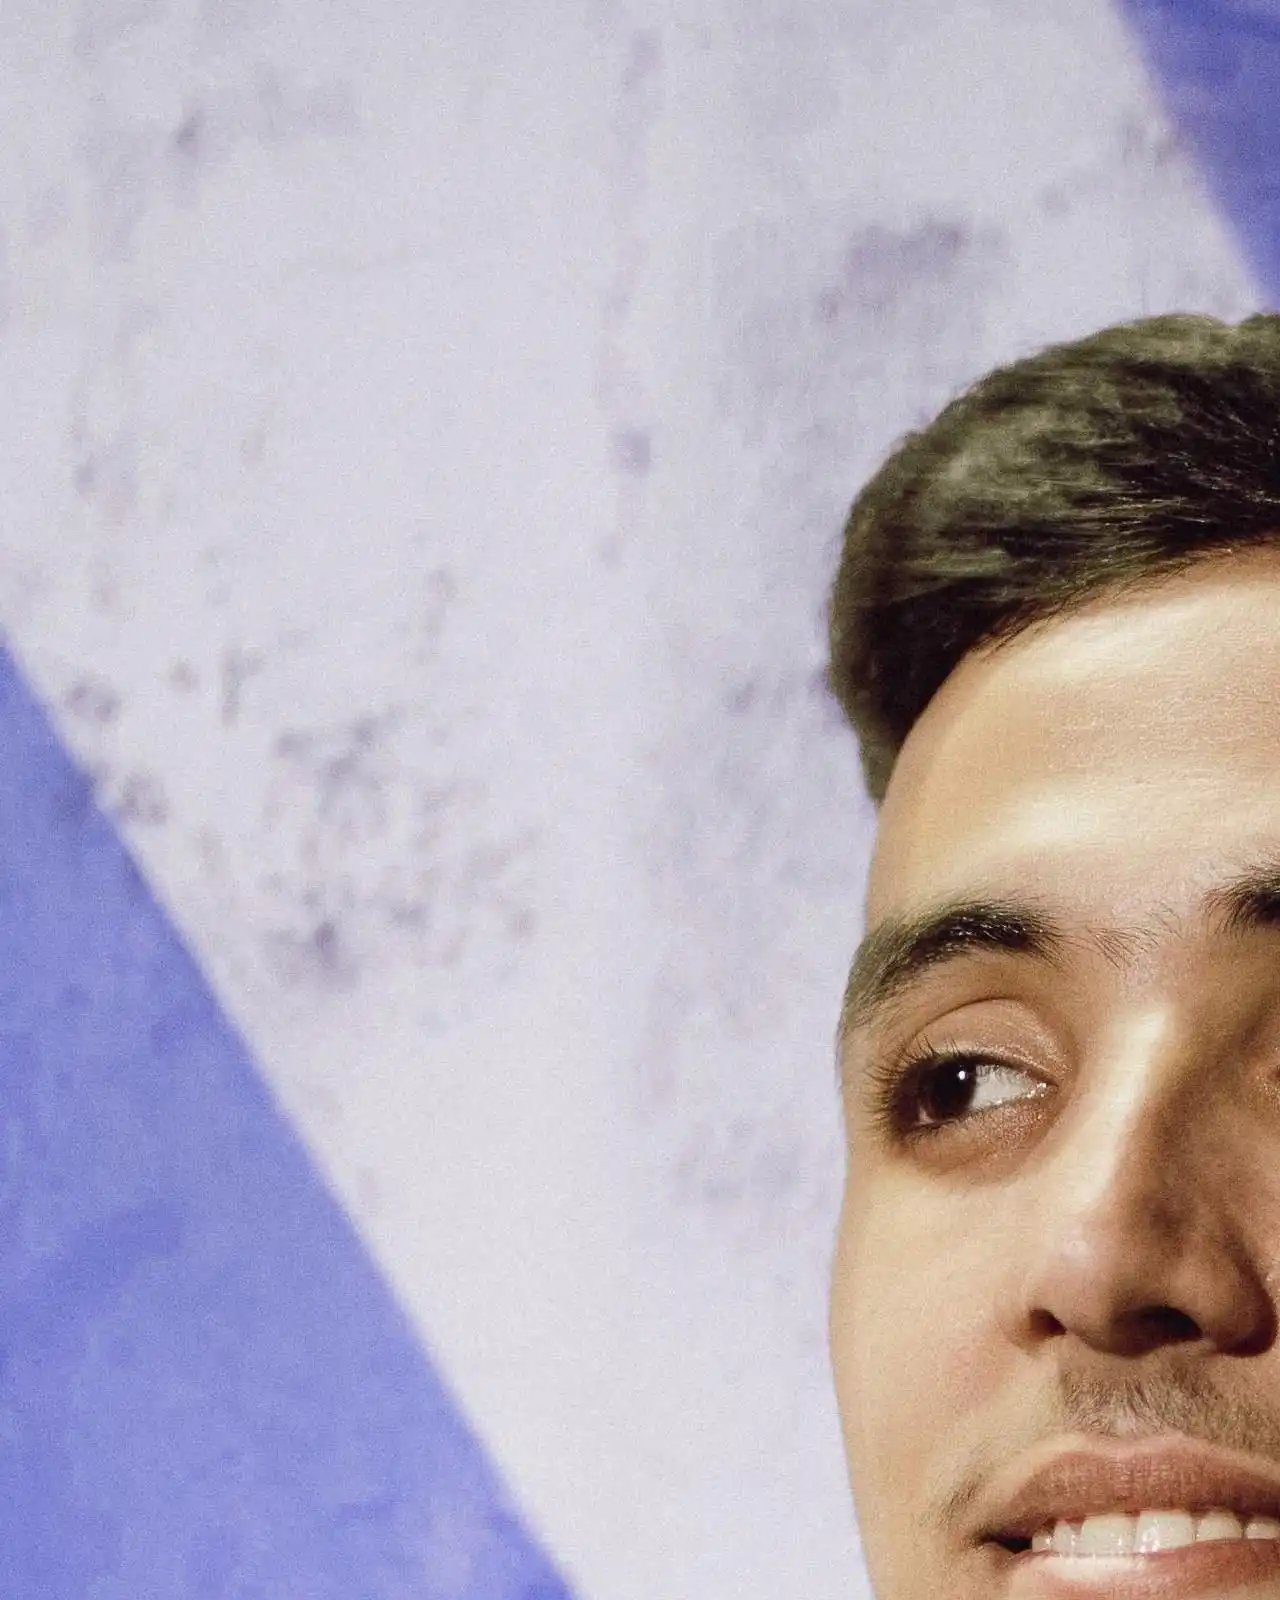
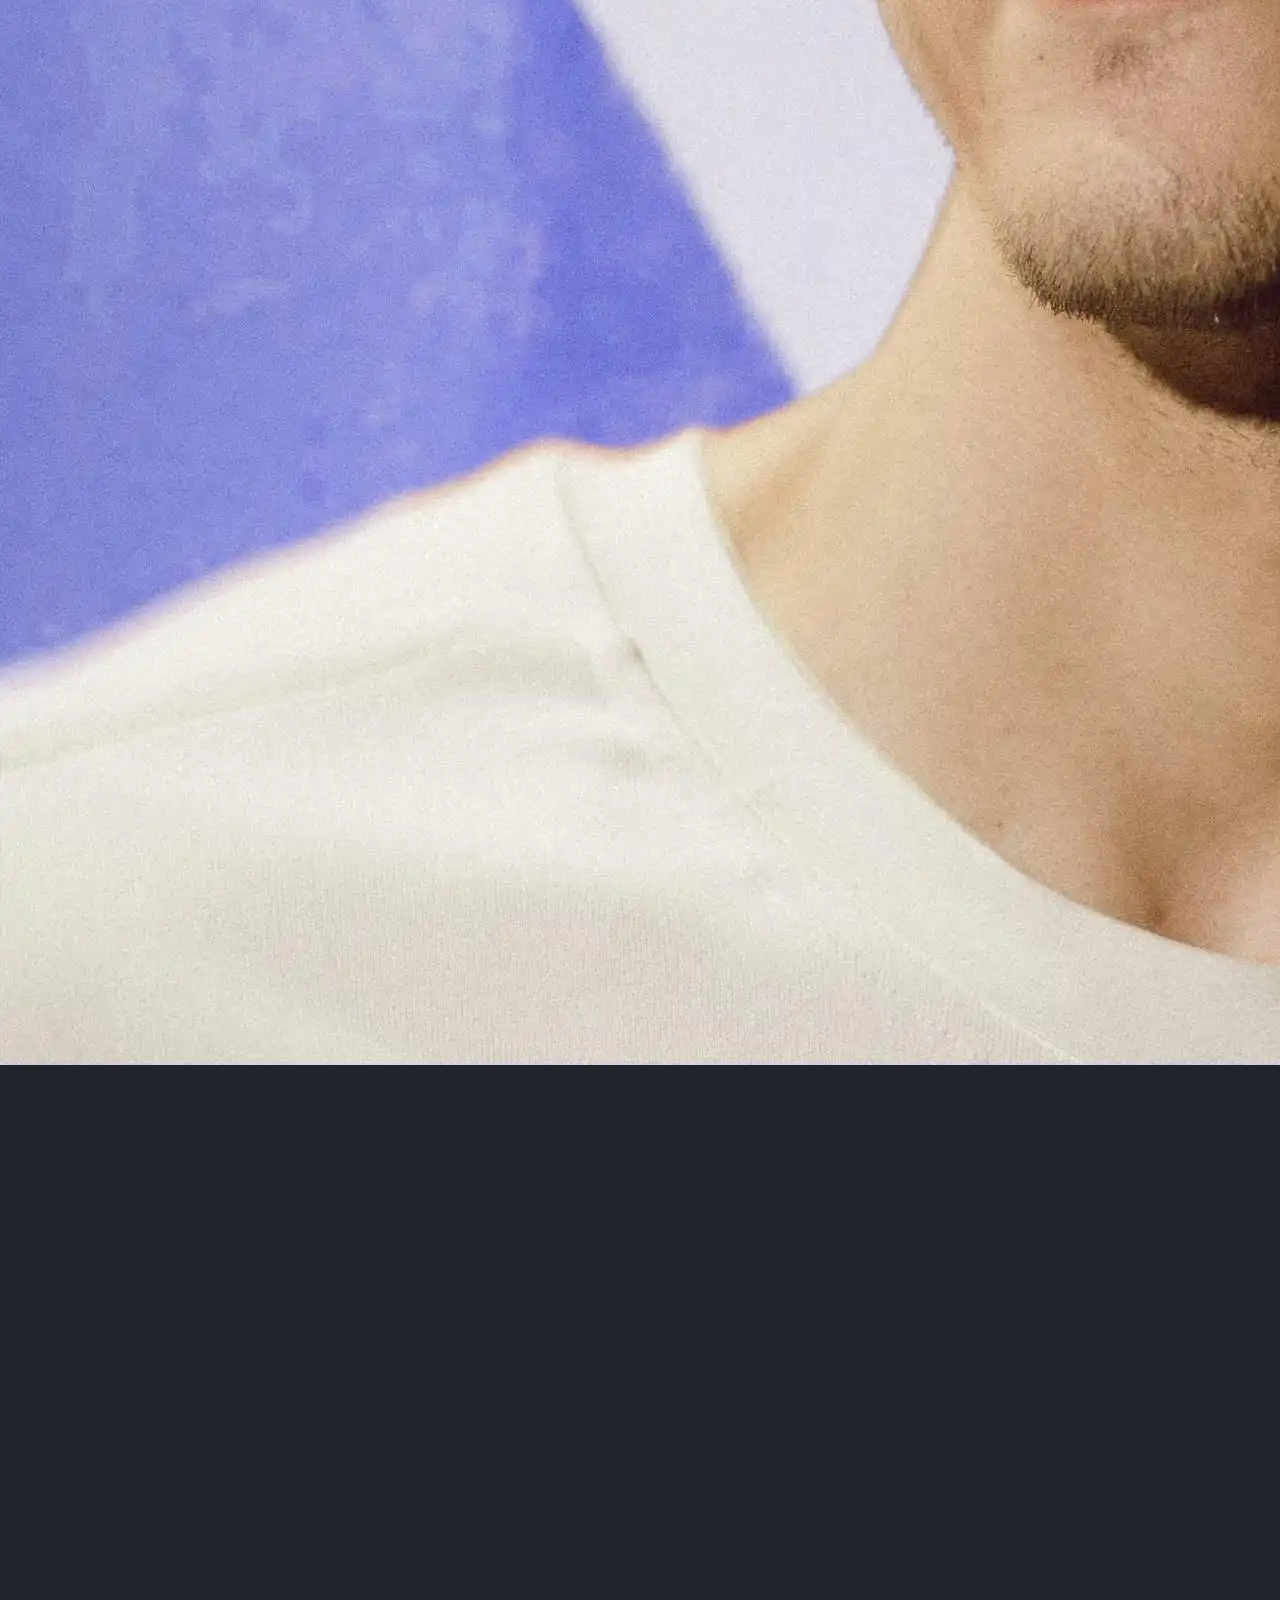
<file: index.html>
<!DOCTYPE html>
<html lang="ar" dir="rtl">
<head>
    <meta charset="UTF-8">
    <meta name="viewport" content="width=device-width, initial-scale=1.0">
    <title>أداة توليد الأفكار — OTM System</title>

    <link rel="preconnect" href="https://fonts.googleapis.com">
    <link rel="preconnect" href="https://fonts.gstatic.com" crossorigin>
    <link href="https://fonts.googleapis.com/css2?family=Cairo:wght@400;500;700;800;900&display=swap" rel="stylesheet">

    <link rel="stylesheet" href="style.css">
    <link rel="icon" type="image/png" href="main-logo.png">
</head>
<body>

    <!-- Ambient Glowing Background Accents -->
    <div class="bg-glow-left"></div>
    <div class="bg-glow-right"></div>

    <!-- Floating Top Menu Header -->
    <header class="top-nav-header">
        <div class="top-nav-pill">
          
 <!-- Profile / Brand -->
            <a href="https://blog.bariabder.com/" class="nav-brand-profile">
              <img src="bariabder.jpg" alt="bariabder" class="profile-avatar">
                <span class="profile-name">Bari Abder</span>
                
            </a>
          
            <!-- Center Badge (Non-clickable) -->
            <div class="nav-center-badge">
                <svg width="14" height="14" viewBox="0 0 24 24" fill="none" stroke="currentColor" stroke-width="2.5" stroke-linecap="round" stroke-linejoin="round"><path d="M22 11.08V12a10 10 0 1 1-5.93-9.14"/><polyline points="22 4 12 14.01 9 11.01"/></svg>
                <span>100% مجاني</span>
            </div>

          
            <!-- Light/Dark Theme Switch -->
            <button id="theme-toggle" class="theme-toggle-btn" aria-label="Toggle Theme">
                <svg class="icon-sun" width="16" height="16" viewBox="0 0 24 24" fill="none" stroke="currentColor" stroke-width="2" stroke-linecap="round" stroke-linejoin="round"><circle cx="12" cy="12" r="5"/><line x1="12" y1="1" x2="12" y2="3"/><line x1="12" y1="21" x2="12" y2="23"/><line x1="4.22" y1="4.22" x2="5.64" y2="5.64"/><line x1="18.36" y1="18.36" x2="19.78" y2="19.78"/><line x1="1" y1="12" x2="3" y2="12"/><line x1="21" y1="12" x2="23" y2="12"/><line x1="4.22" y1="19.78" x2="5.64" y2="18.36"/><line x1="18.36" y1="5.64" x2="19.78" y2="4.22"/></svg>
                <svg class="icon-moon" width="16" height="16" viewBox="0 0 24 24" fill="none" stroke="currentColor" stroke-width="2" stroke-linecap="round" stroke-linejoin="round"><path d="M21 12.79A9 9 0 1 1 11.21 3 7 7 0 0 0 21 12.79z"/></svg>
            </button>
          
           
        </div>
    </header>

    <div id="notification" class="notification"></div>

    <div id="welcome-modal" class="modal-overlay">
        <div class="modal-card">
            <div class="modal-header-block">
                <span class="modal-meta">ⓘ قبل البدء</span>
                <h2>ملاحظة سريعة حول كيفية الاستخدام</h2>
            </div>
            <div class="modal-body-block">
                <p>هذه الأداة تقدم اقتراحات فقط. معرفتك وخبرتك الشخصية ستساعدك على الحصول على أفضل النتائج.</p>
                <p style="font-weight: 600; color: var(--accent);">💡 يرجى الكتابة باللغة العربية دائماً.</p>

                <button id="close-modal-btn"> فلنبدأ ←</button>

                <p class="modal-footer-note" style="font-size: 0.75rem; color: #a1a1aa; margin-top: 12px; text-align: center; line-height: 1.4;">
                    باستمرارك في استخدام هذا المنتج، فإنك توافق على <a href="/Terms-of-Service" style="color: inherit; text-decoration: underline;">شروط الخدمة</a> و <a href="/privacy" style="color: inherit; text-decoration: underline;">سياسة الخصوصية</a> الخاصة بنا.
                </p>
            </div>
        </div>
    </div>

    <div class="container">
        <div id="wizard-flow">
            <header class="main-header">
                <div class="title-wrapper">
                    <h1>ما عندكش فكرة ديال محتوى؟<br>خذ خطة فيديو جاهزة للتصوير</h1>
                    <svg class="sparkle-icon" width="28" height="28" viewBox="0 0 24 24" fill="none" stroke="#8B80F0" stroke-width="2.5" stroke-linecap="round" stroke-linejoin="round">
                        <path d="M12 3v3M12 18v3M3 12h3M18 12h3M5.6 5.6l2.1 2.1M16.3 16.3l2.1 2.1M5.6 18.4l2.1-2.1M16.3 7.7l2.1-2.1"/>
                    </svg>
                </div>
                <p class="main-subtitle">أجب عن أربعة أسئلة و احصل على فكرة لفيديو, كل خطوة مع hook قوي و نص كامل يمكنك البدء في تصويره اليوم.</p>
            </header>

            <div class="wizard-card-container">
                <div class="progress-nav">
                    <span id="step-counter">الخطوة <span class="num">1</span> من 4</span>
                    <button id="prev-btn" class="nav-link" style="display: none;">← السابق</button>
                </div>
                <div class="progress-bar">
                    <div class="progress-segment active"></div>
                    <div class="progress-segment"></div>
                    <div class="progress-segment"></div>
                    <div class="progress-segment"></div>
                </div>

                <section class="step-section active" id="step-1">
                    <h2>🎯 من هو الجمهور المستهدف لهذا المحتوى؟</h2>
                    <p class="section-desc">تحدث إلى شخص واحد، وليس إلى حشد من الناس. كلما كنت أكثر تحديداً، كانت النتائج أفضل.</p>
                    <div class="input-wrapper">
                        <input type="text" id="audience" placeholder="مثال: رواد الأعمال">
                    </div>
                    <div class="meta-tip">⚡ نصيحة · اضغط على أي مثال لملئه تلقائياً</div>
                    <div class="examples-container">
                        <span class="example-tag">🤖 المهتمون بالذكاء الاصطناعي</span>
                        <span class="example-tag">💪 المهتمون باللياقة</span>
                        <span class="example-tag">🎓 الطلاب</span>
                        <span class="example-tag">✈️ المسافرون</span>
                        <span class="example-tag">📷 محبو التصوير</span>
                        <span class="example-tag">🏡 الباحثون عن منزل</span>
                    </div>
                </section>

                <section class="step-section" id="step-2">
                    <h2>ما هو الهدف من هذا الفيديو؟</h2>
                    <p class="section-desc">الأهداف المختلفة تتطلب أساليب مختلفة للفيديوهات.</p>
                    <div class="options-grid">
                        <div class="card-option" data-value="CONTENT ATTRACT">
                            <h3>جذب</h3>
                            <p>جذب مشاهدين جدد</p>
                        </div>
                        <div class="card-option" data-value="CONTENT POSITIONING">
                            <h3>إثبات مكانة</h3>
                            <p>إظهار الخبرة والسلطة في مجالك</p>
                        </div>
                        <div class="card-option" data-value="CONTENT NURTURE">
                            <h3>توجيه وتثقيف</h3>
                            <p>تعميق العلاقة مع الجمهور الحالي</p>
                        </div>
                        <div class="card-option" data-value="CONTENT CONVERSION">
                            <h3>تحويل</h3>
                            <p>دفع المشاهد للمتابعة، الحفظ، أو الشراء</p>
                        </div>
                    </div>
                </section>

                <section class="step-section" id="step-3">
                    <h2>اختر تنسيق المحتوى</h2>
                    <p class="section-desc">كيف تريد تقديم هذه الرسالة؟</p>
                    <div class="options-grid">
                        <div class="card-option" data-value="Tips & advice and mistakes">
                            <h3>نصائح وإرشادات</h3>
                            <p>مشاركة أطر العمل والدروس مستفادة والأخطاء</p>
                        </div>
                        <div class="card-option" data-value="Personal Story">
                            <h3>قصة شخصية</h3>
                            <p>بناء الثقة من خلال مشاركة التجارب الواقعية</p>
                        </div>
                        <div class="card-option" data-value="Hot take , A contrarian or unpopular opinion">
                            <h3>رأي مثير للجدل</h3>
                            <p>التميز برأي فريد أو غير شائع</p>
                        </div>
                        <div class="card-option" data-value="Behind the scenes . Process, real life, day-in-the-life">
                            <h3>خلف الكواليس</h3>
                            <p>إظهار كيفية سير العمل والحياة اليومية</p>
                        </div>
                    </div>
                </section>

                <section class="step-section" id="step-4">
                    <h2>ما هي الرسالة الأساسية؟</h2>
                    <p class="section-desc">قدم الفكرة الرئيسية أو القيمة التي تريد مشاركتها.</p>
                    <div class="input-wrapper">
                        <textarea id="message" placeholder="ما هي الرسالة أو الفكرة الرئيسية؟"></textarea>
                    </div>
                </section>

                <div class="action-footer">
                    <button id="next-btn" class="disabled">متابعة ←</button>
                    <button id="generate" style="display: none;">توليد النص</button>
                </div>
            </div>
        </div>

        <div id="result" style="display: none;"></div>
    </div>

    <footer>
        <div class="footer-pill">
            <a href="https://www.bariabder.com/" aria-label="Home">
                <img src="main-logo.svg" style="width:28px;" alt="Logo">
            </a>
            <nav class="footer-pill-links">
                <a href="/privacy">سياسة الخصوصية</a>
                <a href="/Terms-of-Service">شروط الخدمة</a>
            </nav>
        </div>
    </footer>

    <script src="script.js"></script>
</body>
</html>
</file>
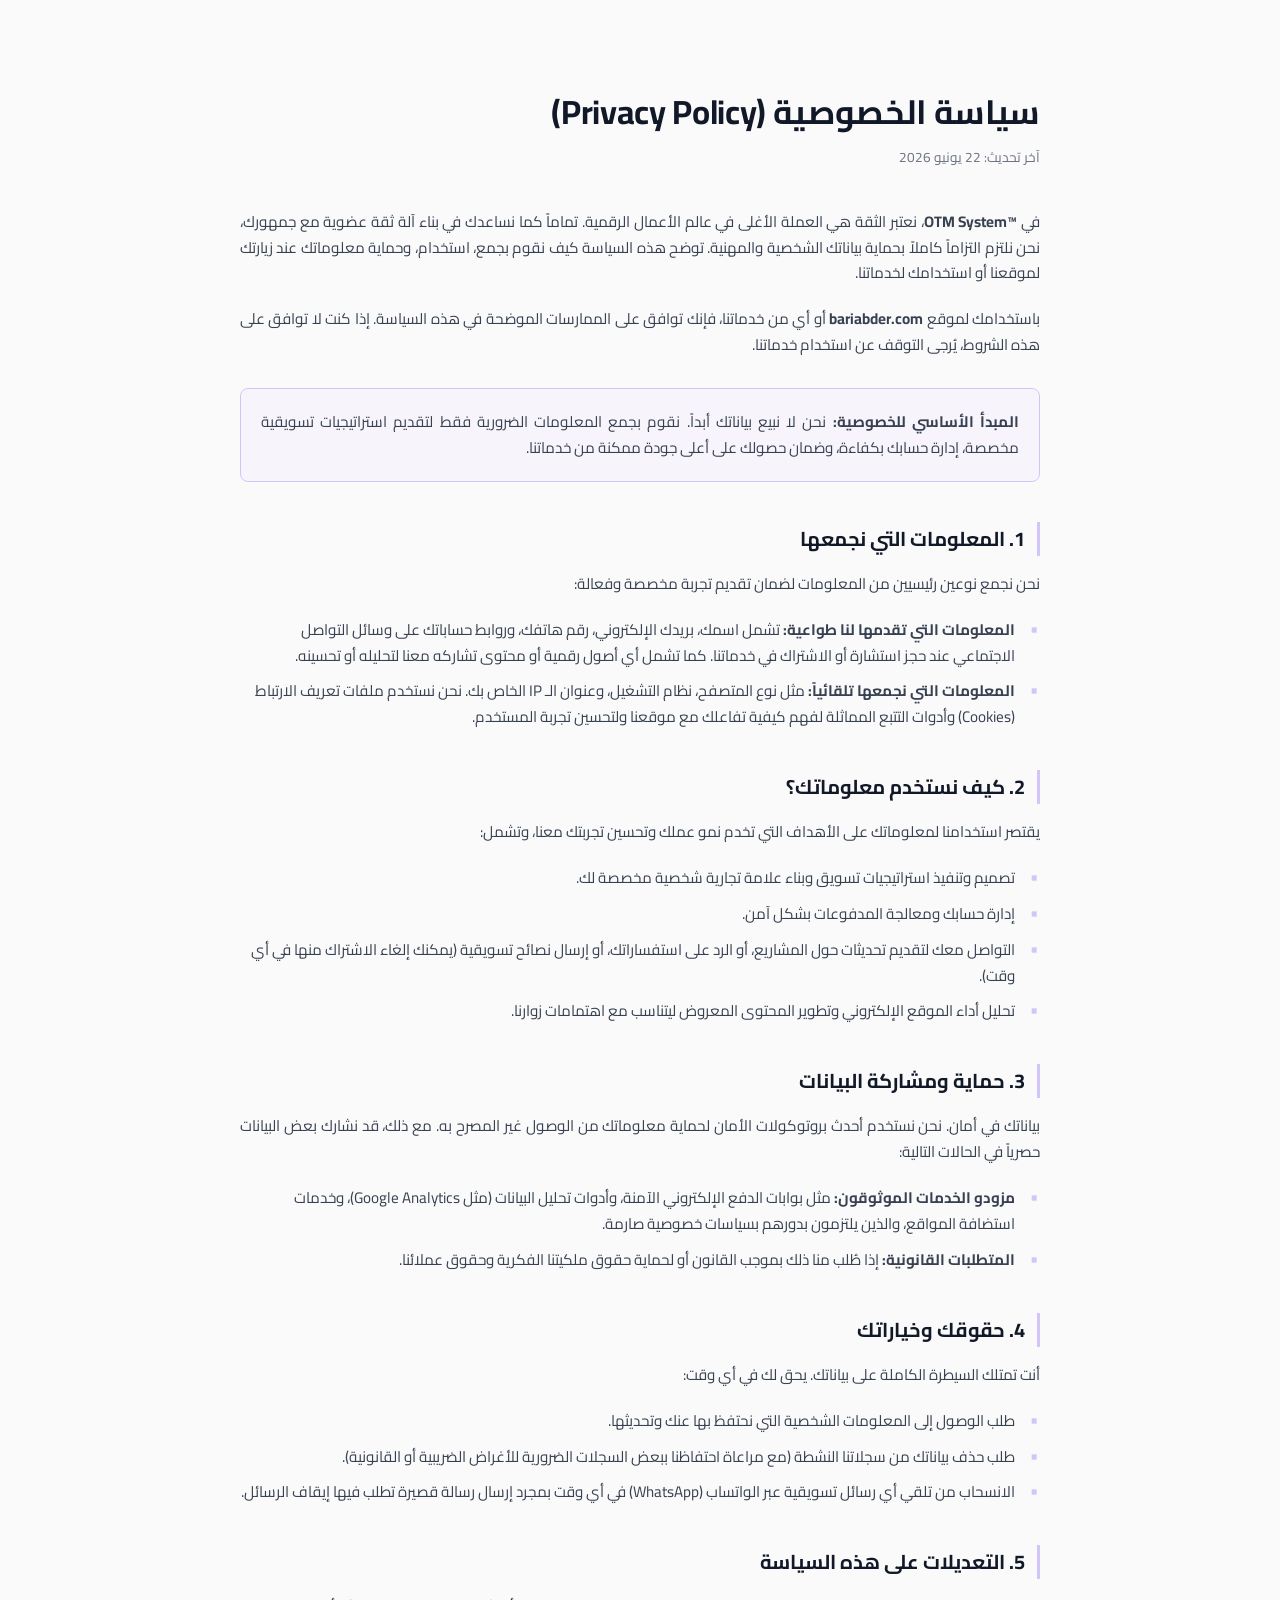
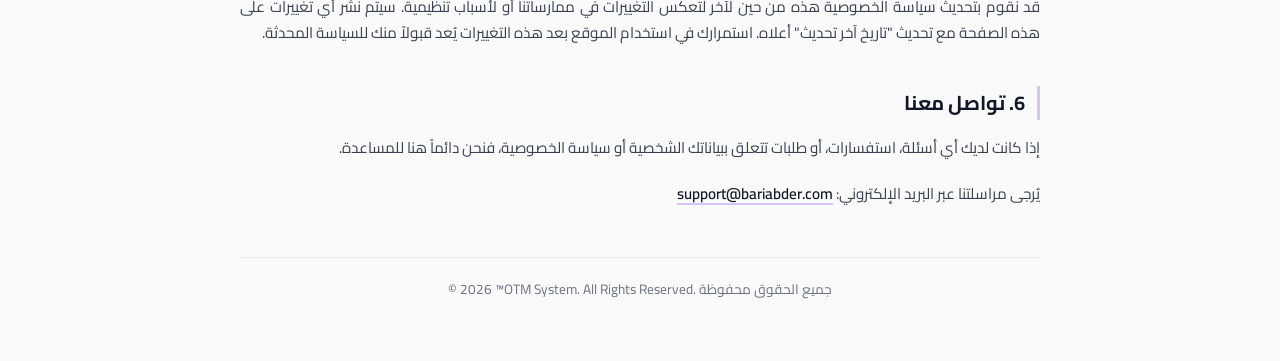
<file: privacy.html>
<!DOCTYPE html>
<html lang="ar" dir="rtl">
<head>
    <meta charset="UTF-8">
    <meta name="viewport" content="width=device-width, initial-scale=1.0">
    <title>سياسة الخصوصية | ™OTM System</title>
    <link rel="preconnect" href="https://fonts.googleapis.com">
    <link rel="preconnect" href="https://fonts.gstatic.com" crossorigin>
    <link href="https://fonts.googleapis.com/css2?family=Cairo:wght@400;600;700&display=swap" rel="stylesheet">
    
    <style>
        :root {
            --bg-color: #FAFAFA;
            --text-main: #111827;
            --text-body: #374151;
            --text-muted: #6B7280;
            --accent-color: #d3c5f7;
            --accent-hover: #b39ddb;
        }

        body {
            font-family: 'Cairo', sans-serif;
            background-color: var(--bg-color);
            color: var(--text-body);
            line-height: 1.7; 
            margin: 0;
            padding: 0;
            display: flex;
            justify-content: center;
            -webkit-font-smoothing: antialiased;
        }

        .container {
            max-width: 800px; 
            width: 100%;
            padding: 60px 24px;
        }

        .back-link {
            display: inline-flex;
            align-items: center;
            text-decoration: none;
            color: var(--text-main);
            background-color: var(--accent-color);
            font-weight: 600;
            font-size: 0.95rem; 
            margin-bottom: 40px;
            padding: 12px 24px;
            border-radius: 8px;
            transition: background-color 0.3s ease, transform 0.2s ease;
            box-shadow: 0 2px 4px rgba(0,0,0,0.05);
        }

        .back-link:hover {
            background-color: var(--accent-hover);
            color: var(--text-main);
            transform: translateY(-1px);
        }

        .back-link svg {
            width: 18px;
            height: 18px;
            margin-left: 10px;
        }

        h1 {
            font-size: 2.1rem; 
            color: var(--text-main);
            margin-bottom: 6px;
            font-weight: 700;
            letter-spacing: -0.01em;
        }

        .last-updated {
            color: var(--text-muted);
            font-size: 0.85rem; 
            margin-bottom: 40px;
            font-weight: 400;
        }

        .content {
            font-size: 0.95rem; 
        }

        .content p {
            margin-bottom: 20px;
            text-align: justify;
        }

        .content h3 {
            margin-top: 40px;
            margin-bottom: 14px;
            font-size: 1.25rem; 
            color: var(--text-main);
            border-right: 3px solid var(--accent-color);
            padding-right: 12px;
            font-weight: 700;
        }

        .content ul {
            margin-bottom: 20px;
            padding-right: 20px;
            list-style-type: none;
        }

        .content li {
            margin-bottom: 10px;
            position: relative;
            padding-right: 5px;
        }

        .content li::before {
            content: "•";
            color: var(--accent-color);
            font-weight: bold;
            display: inline-block; 
            width: 1em;
            position: absolute;
            right: -18px;
            font-size: 1.2rem;
            line-height: 1;
            top: 2px;
        }

        .footer-note {
            margin-top: 50px;
            padding-top: 20px;
            border-top: 1px solid #E5E7EB;
            font-size: 0.85rem;
            color: var(--text-muted);
            text-align: center;
            direction: ltr; 
        }
        
        a.support-link {
            color: var(--text-main);
            font-weight: 600;
            text-decoration: underline;
            text-decoration-color: var(--accent-color);
            text-decoration-thickness: 2px;
            text-underline-offset: 4px;
        }
        
        a.support-link:hover {
            color: var(--accent-hover);
        }

        .highlight-box {
            background-color: rgba(211, 197, 247, 0.1);
            border: 1px solid var(--accent-color);
            padding: 20px;
            border-radius: 8px;
            margin: 30px 0;
        }

        .highlight-box p {
            margin: 0;
        }

        @media (max-width: 600px) {
            h1 { font-size: 1.75rem; }
            .container { padding: 30px 20px; }
            .content { font-size: 0.9rem; }
            .back-link { width: 100%; justify-content: center; box-sizing: border-box; }
        }
    </style>
</head>
<body>

    <div class="container">
     
        <h1>سياسة الخصوصية (Privacy Policy)</h1>
        <div class="last-updated">آخر تحديث: 22 يونيو 2026</div>

        <div class="content">
            <p>
                في <strong>™OTM System</strong>، نعتبر الثقة هي العملة الأغلى في عالم الأعمال الرقمية. تماماً كما نساعدك في بناء آلة ثقة عضوية مع جمهورك، نحن نلتزم التزاماً كاملاً بحماية بياناتك الشخصية والمهنية. توضح هذه السياسة كيف نقوم بجمع، استخدام، وحماية معلوماتك عند زيارتك لموقعنا أو استخدامك لخدماتنا.
            </p>
            <p>
                باستخدامك لموقع <strong>bariabder.com</strong> أو أي من خدماتنا، فإنك توافق على الممارسات الموضحة في هذه السياسة. إذا كنت لا توافق على هذه الشروط، يُرجى التوقف عن استخدام خدماتنا.
            </p>

            <div class="highlight-box">
                <p><strong>المبدأ الأساسي للخصوصية:</strong> نحن لا نبيع بياناتك أبداً. نقوم بجمع المعلومات الضرورية فقط لتقديم استراتيجيات تسويقية مخصصة، إدارة حسابك بكفاءة، وضمان حصولك على أعلى جودة ممكنة من خدماتنا.</p>
            </div>

            <h3>1. المعلومات التي نجمعها</h3>
            <p>
                نحن نجمع نوعين رئيسيين من المعلومات لضمان تقديم تجربة مخصصة وفعالة:
            </p>
            <ul>
                <li><strong>المعلومات التي تقدمها لنا طواعية:</strong> تشمل اسمك، بريدك الإلكتروني، رقم هاتفك، وروابط حساباتك على وسائل التواصل الاجتماعي عند حجز استشارة أو الاشتراك في خدماتنا. كما تشمل أي أصول رقمية أو محتوى تشاركه معنا لتحليله أو تحسينه.</li>
                <li><strong>المعلومات التي نجمعها تلقائياً:</strong> مثل نوع المتصفح، نظام التشغيل، وعنوان الـ IP الخاص بك. نحن نستخدم ملفات تعريف الارتباط (Cookies) وأدوات التتبع المماثلة لفهم كيفية تفاعلك مع موقعنا ولتحسين تجربة المستخدم.</li>
            </ul>

            <h3>2. كيف نستخدم معلوماتك؟</h3>
            <p>
                يقتصر استخدامنا لمعلوماتك على الأهداف التي تخدم نمو عملك وتحسين تجربتك معنا، وتشمل:
            </p>
            <ul>
                <li>تصميم وتنفيذ استراتيجيات تسويق وبناء علامة تجارية شخصية مخصصة لك.</li>
                <li>إدارة حسابك ومعالجة المدفوعات بشكل آمن.</li>
                <li>التواصل معك لتقديم تحديثات حول المشاريع، أو الرد على استفساراتك، أو إرسال نصائح تسويقية (يمكنك إلغاء الاشتراك منها في أي وقت).</li>
                <li>تحليل أداء الموقع الإلكتروني وتطوير المحتوى المعروض ليتناسب مع اهتمامات زوارنا.</li>
            </ul>

            <h3>3. حماية ومشاركة البيانات</h3>
            <p>
                بياناتك في أمان. نحن نستخدم أحدث بروتوكولات الأمان لحماية معلوماتك من الوصول غير المصرح به. مع ذلك، قد نشارك بعض البيانات حصرياً في الحالات التالية:
            </p>
            <ul>
                <li><strong>مزودو الخدمات الموثوقون:</strong> مثل بوابات الدفع الإلكتروني الآمنة، وأدوات تحليل البيانات (مثل Google Analytics)، وخدمات استضافة المواقع، والذين يلتزمون بدورهم بسياسات خصوصية صارمة.</li>
                <li><strong>المتطلبات القانونية:</strong> إذا طُلب منا ذلك بموجب القانون أو لحماية حقوق ملكيتنا الفكرية وحقوق عملائنا.</li>
            </ul>

            <h3>4. حقوقك وخياراتك</h3>
            <p>
                أنت تمتلك السيطرة الكاملة على بياناتك. يحق لك في أي وقت:
            </p>
            <ul>
                <li>طلب الوصول إلى المعلومات الشخصية التي نحتفظ بها عنك وتحديثها.</li>
                <li>طلب حذف بياناتك من سجلاتنا النشطة (مع مراعاة احتفاظنا ببعض السجلات الضرورية للأغراض الضريبية أو القانونية).</li>
                <li>الانسحاب من تلقي أي رسائل تسويقية عبر الواتساب (WhatsApp) في أي وقت بمجرد إرسال رسالة قصيرة تطلب فيها إيقاف الرسائل.</li>
            </ul>

            <h3>5. التعديلات على هذه السياسة</h3>
            <p>
                قد نقوم بتحديث سياسة الخصوصية هذه من حين لآخر لتعكس التغييرات في ممارساتنا أو لأسباب تنظيمية. سيتم نشر أي تغييرات على هذه الصفحة مع تحديث "تاريخ آخر تحديث" أعلاه. استمرارك في استخدام الموقع بعد هذه التغييرات يُعد قبولاً منك للسياسة المحدثة.
            </p>

            <h3>6. تواصل معنا</h3>
            <p>
                إذا كانت لديك أي أسئلة، استفسارات، أو طلبات تتعلق ببياناتك الشخصية أو سياسة الخصوصية، فنحن دائماً هنا للمساعدة.
            </p>
            <p>
                يُرجى مراسلتنا عبر البريد الإلكتروني: <a href="mailto:support@bariabder.com" class="support-link">support@bariabder.com</a>
            </p>
        </div>

        <div class="footer-note">
            &copy; 2026 ™OTM System. All Rights Reserved. جميع الحقوق محفوظة
        </div>
    </div>

</body>
</html>
</file>
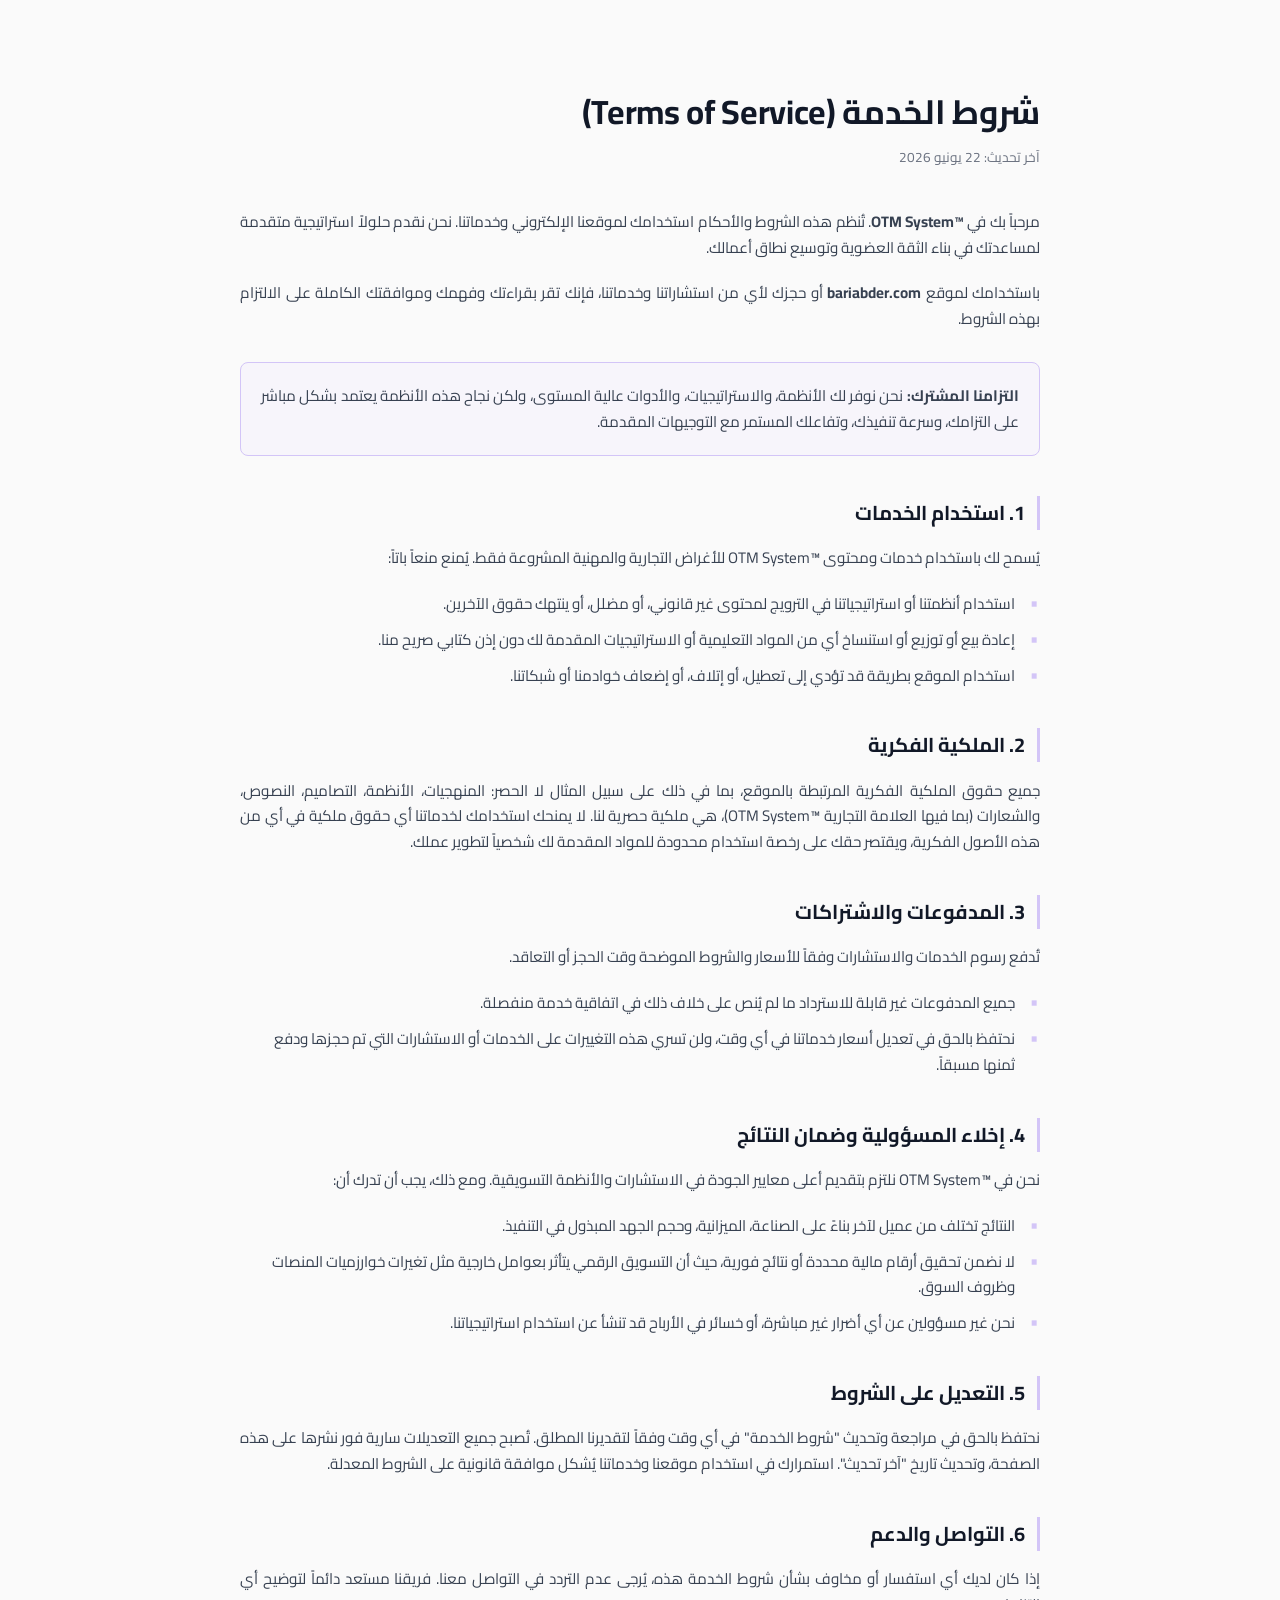
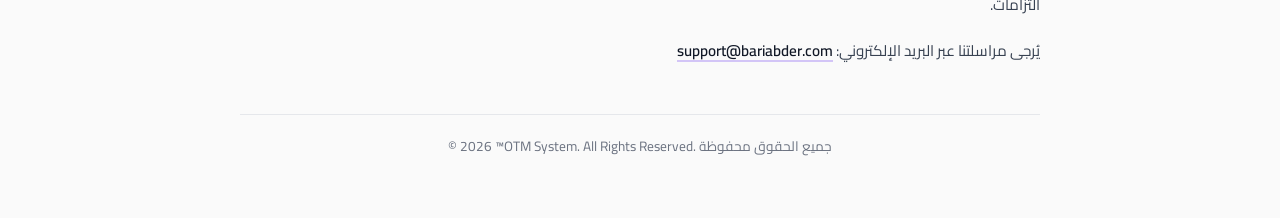
<file: Terms-of-Service.html>
<!DOCTYPE html>
<html lang="ar" dir="rtl">
<head>
    <meta charset="UTF-8">
    <meta name="viewport" content="width=device-width, initial-scale=1.0">
    <title>شروط الخدمة | ™OTM System</title>
    <link rel="preconnect" href="https://fonts.googleapis.com">
    <link rel="preconnect" href="https://fonts.gstatic.com" crossorigin>
    <link href="https://fonts.googleapis.com/css2?family=Cairo:wght@400;600;700&display=swap" rel="stylesheet">
    
    <style>
        :root {
            --bg-color: #FAFAFA;
            --text-main: #111827;
            --text-body: #374151;
            --text-muted: #6B7280;
            --accent-color: #d3c5f7;
            --accent-hover: #b39ddb;
        }

        body {
            font-family: 'Cairo', sans-serif;
            background-color: var(--bg-color);
            color: var(--text-body);
            line-height: 1.7; 
            margin: 0;
            padding: 0;
            display: flex;
            justify-content: center;
            -webkit-font-smoothing: antialiased;
        }

        .container {
            max-width: 800px; 
            width: 100%;
            padding: 60px 24px;
        }

        .back-link {
            display: inline-flex;
            align-items: center;
            text-decoration: none;
            color: var(--text-main);
            background-color: var(--accent-color);
            font-weight: 600;
            font-size: 0.95rem; 
            margin-bottom: 40px;
            padding: 12px 24px;
            border-radius: 8px;
            transition: background-color 0.3s ease, transform 0.2s ease;
            box-shadow: 0 2px 4px rgba(0,0,0,0.05);
        }

        .back-link:hover {
            background-color: var(--accent-hover);
            color: var(--text-main);
            transform: translateY(-1px);
        }

        .back-link svg {
            width: 18px;
            height: 18px;
            margin-left: 10px;
        }

        h1 {
            font-size: 2.1rem; 
            color: var(--text-main);
            margin-bottom: 6px;
            font-weight: 700;
            letter-spacing: -0.01em;
        }

        .last-updated {
            color: var(--text-muted);
            font-size: 0.85rem; 
            margin-bottom: 40px;
            font-weight: 400;
        }

        .content {
            font-size: 0.95rem; 
        }

        .content p {
            margin-bottom: 20px;
            text-align: justify;
        }

        .content h3 {
            margin-top: 40px;
            margin-bottom: 14px;
            font-size: 1.25rem; 
            color: var(--text-main);
            border-right: 3px solid var(--accent-color);
            padding-right: 12px;
            font-weight: 700;
        }

        .content ul {
            margin-bottom: 20px;
            padding-right: 20px;
            list-style-type: none;
        }

        .content li {
            margin-bottom: 10px;
            position: relative;
            padding-right: 5px;
        }

        .content li::before {
            content: "•";
            color: var(--accent-color);
            font-weight: bold;
            display: inline-block; 
            width: 1em;
            position: absolute;
            right: -18px;
            font-size: 1.2rem;
            line-height: 1;
            top: 2px;
        }

        .footer-note {
            margin-top: 50px;
            padding-top: 20px;
            border-top: 1px solid #E5E7EB;
            font-size: 0.85rem;
            color: var(--text-muted);
            text-align: center;
            direction: ltr; 
        }
        
        a.support-link {
            color: var(--text-main);
            font-weight: 600;
            text-decoration: underline;
            text-decoration-color: var(--accent-color);
            text-decoration-thickness: 2px;
            text-underline-offset: 4px;
        }
        
        a.support-link:hover {
            color: var(--accent-hover);
        }

        .highlight-box {
            background-color: rgba(211, 197, 247, 0.1);
            border: 1px solid var(--accent-color);
            padding: 20px;
            border-radius: 8px;
            margin: 30px 0;
        }

        .highlight-box p {
            margin: 0;
        }

        @media (max-width: 600px) {
            h1 { font-size: 1.75rem; }
            .container { padding: 30px 20px; }
            .content { font-size: 0.9rem; }
            .back-link { width: 100%; justify-content: center; box-sizing: border-box; }
        }
    </style>
</head>
<body>

    <div class="container">
   

        <h1>شروط الخدمة (Terms of Service)</h1>
        <div class="last-updated">آخر تحديث: 22 يونيو 2026
</div>

        <div class="content">
            <p>
                مرحباً بك في <strong>™OTM System</strong>. تُنظم هذه الشروط والأحكام استخدامك لموقعنا الإلكتروني وخدماتنا. نحن نقدم حلولاً استراتيجية متقدمة لمساعدتك في بناء الثقة العضوية وتوسيع نطاق أعمالك. 
            </p>
            <p>
                باستخدامك لموقع <strong>bariabder.com</strong> أو حجزك لأي من استشاراتنا وخدماتنا، فإنك تقر بقراءتك وفهمك وموافقتك الكاملة على الالتزام بهذه الشروط.
            </p>

            <div class="highlight-box">
                <p><strong>التزامنا المشترك:</strong> نحن نوفر لك الأنظمة، والاستراتيجيات، والأدوات عالية المستوى، ولكن نجاح هذه الأنظمة يعتمد بشكل مباشر على التزامك، وسرعة تنفيذك، وتفاعلك المستمر مع التوجيهات المقدمة.</p>
            </div>

            <h3>1. استخدام الخدمات</h3>
            <p>
                يُسمح لك باستخدام خدمات ومحتوى ™OTM System للأغراض التجارية والمهنية المشروعة فقط. يُمنع منعاً باتاً:
            </p>
            <ul>
                <li>استخدام أنظمتنا أو استراتيجياتنا في الترويج لمحتوى غير قانوني، أو مضلل، أو ينتهك حقوق الآخرين.</li>
                <li>إعادة بيع أو توزيع أو استنساخ أي من المواد التعليمية أو الاستراتيجيات المقدمة لك دون إذن كتابي صريح منا.</li>
                <li>استخدام الموقع بطريقة قد تؤدي إلى تعطيل، أو إتلاف، أو إضعاف خوادمنا أو شبكاتنا.</li>
            </ul>

            <h3>2. الملكية الفكرية</h3>
            <p>
                جميع حقوق الملكية الفكرية المرتبطة بالموقع، بما في ذلك على سبيل المثال لا الحصر: المنهجيات، الأنظمة، التصاميم، النصوص، والشعارات (بما فيها العلامة التجارية ™OTM System)، هي ملكية حصرية لنا. لا يمنحك استخدامك لخدماتنا أي حقوق ملكية في أي من هذه الأصول الفكرية، ويقتصر حقك على رخصة استخدام محدودة للمواد المقدمة لك شخصياً لتطوير عملك.
            </p>

            <h3>3. المدفوعات والاشتراكات</h3>
            <p>
                تُدفع رسوم الخدمات والاستشارات وفقاً للأسعار والشروط الموضحة وقت الحجز أو التعاقد. 
            </p>
            <ul>
                <li>جميع المدفوعات غير قابلة للاسترداد ما لم يُنص على خلاف ذلك في اتفاقية خدمة منفصلة.</li>
                <li>نحتفظ بالحق في تعديل أسعار خدماتنا في أي وقت، ولن تسري هذه التغييرات على الخدمات أو الاستشارات التي تم حجزها ودفع ثمنها مسبقاً.</li>
            </ul>

            <h3>4. إخلاء المسؤولية وضمان النتائج</h3>
            <p>
                نحن في ™OTM System نلتزم بتقديم أعلى معايير الجودة في الاستشارات والأنظمة التسويقية. ومع ذلك، يجب أن تدرك أن:
            </p>
            <ul>
                <li>النتائج تختلف من عميل لآخر بناءً على الصناعة، الميزانية، وحجم الجهد المبذول في التنفيذ.</li>
                <li>لا نضمن تحقيق أرقام مالية محددة أو نتائج فورية، حيث أن التسويق الرقمي يتأثر بعوامل خارجية مثل تغيرات خوارزميات المنصات وظروف السوق.</li>
                <li>نحن غير مسؤولين عن أي أضرار غير مباشرة، أو خسائر في الأرباح قد تنشأ عن استخدام استراتيجياتنا.</li>
            </ul>

            <h3>5. التعديل على الشروط</h3>
            <p>
                نحتفظ بالحق في مراجعة وتحديث "شروط الخدمة" في أي وقت وفقاً لتقديرنا المطلق. تُصبح جميع التعديلات سارية فور نشرها على هذه الصفحة، وتحديث تاريخ "آخر تحديث". استمرارك في استخدام موقعنا وخدماتنا يُشكل موافقة قانونية على الشروط المعدلة.
            </p>

            <h3>6. التواصل والدعم</h3>
            <p>
                إذا كان لديك أي استفسار أو مخاوف بشأن شروط الخدمة هذه، يُرجى عدم التردد في التواصل معنا. فريقنا مستعد دائماً لتوضيح أي التزامات.
            </p>
            <p>
                يُرجى مراسلتنا عبر البريد الإلكتروني: <a href="mailto:support@bariabder.com" class="support-link">support@bariabder.com</a>
            </p>
        </div>

        <div class="footer-note">
            &copy; 2026 ™OTM System. All Rights Reserved. جميع الحقوق محفوظة
        </div>
    </div>

</body>
</html>
</file>
<file: style.css>
/* =========================================================
   1. CORE VARIABLES & THEME SETUP
   ========================================================= */
* ,
*::before,
*::after { 
  box-sizing: border-box; 
  margin: 0; 
  padding: 0; 
}

:root {
  /* Softer Slate Dark Palette (Default) */
  --accent: #8B80F0;
  --accent-hover: #786CD8;
  --accent-light: rgba(139, 128, 240, 0.15);

  --brand-purple: #8B80F0;
  --brand-purple-hover: #786CD8;
  --brand-purple-light: rgba(139, 128, 240, 0.15);

  --bg-color: #22242B;
  --card-bg: #2C2E38;
  --card-hover: #353844;

  --text-main: #F8FAFC;
  --text-muted: #CBD5E1;

  --border-color: #3D4150;
  --border-light: #3D4150;

  --success: #10B981;
  --warning: #F59E0B;
  --danger: #EF4444;

  --gap: 40px;
}

/* Clean Light Theme Override */
body.light-theme {
  --accent: #524AB5;
  --accent-hover: #413a96;
  --accent-light: rgba(82, 74, 181, 0.1);

  --brand-purple: #524AB5;
  --brand-purple-hover: #413A96;
  --brand-purple-light: rgba(82, 74, 181, 0.1);

  --bg-color: #F9FAFB;
  --card-bg: #FFFFFF;
  --card-hover: #F3F4F6;

  --text-main: #111827;
  --text-muted: #4B5563;

  --border-color: #E5E7EB;
  --border-light: #E5E7EB;
}

/* =========================================================
   2. BASE STYLES & TYPOGRAPHY
   ========================================================= */
html { 
  scroll-behavior: smooth;
}

body {
  font-family: 'Cairo', sans-serif;
  background-color: var(--bg-color);
  color: var(--text-main);
  font-size: 14.5px;
  line-height: 1.55;
  overflow-x: hidden; 
  margin: 0;
  padding: 0;
  transition: background-color 0.25s ease, color 0.25s ease;
}

.highlight { color: var(--brand-purple); }
.text-center { text-align: center; }

h2 { 
  font-size: clamp(22px, 4vw, 30px); 
  font-weight: 900; 
  line-height: 1.35; 
  letter-spacing: -0.01em; 
  margin-bottom: 16px; 
  text-align: center; 
}
h2 em { font-style: normal; color: var(--accent); }

/* =========================================================
   3. LAYOUT & CONTAINERS
   ========================================================= */
.container {
  width: 100%;
  max-width: 680px;
  margin: 0 auto;
  padding: 40px 16px;
}

.hero-section,
.otm-process-section,
.proof-section,
.faq-section,
.about-wrapper,
.final-cta {
  width: 100%;
  max-width: 750px !important;
  margin: 0 auto !important;
  padding-left: 16px !important;
  padding-right: 16px !important;
}

.section { 
  padding: 40px 0; 
  width: 100%;
  position: relative;
  z-index: 2;
}

/* =========================================================
   4. NAVIGATION & TOGGLES
   ========================================================= */
.top-nav {
  display: flex;
  align-items: center;
  justify-content: center;
  gap: 18px;
  margin-bottom: 32px;
  padding-bottom: 12px;
  border-bottom: 1px solid var(--border-light);
}

.top-nav a {
  color: var(--text-muted);
  text-decoration: none;
  font-size: 13.5px;
  font-weight: 600;
  transition: color 0.2s ease;
}
.top-nav a:hover { color: var(--brand-purple); }
.top-nav .nav-sep { color: var(--border-light); font-size: 12px; }

.theme-toggle-btn {
  background: var(--card-bg);
  border: 1px solid var(--border-light);
  color: var(--text-main);
  padding: 6px;
  border-radius: 50%;
  cursor: pointer;
  display: inline-flex;
  align-items: center;
  justify-content: center;
  transition: all 0.2s ease;
  outline: none;
}

.theme-toggle-btn:hover {
  border-color: var(--brand-purple);
  color: var(--brand-purple);
  transform: scale(1.05);
}

.theme-toggle-btn .icon-sun { display: none; }
.theme-toggle-btn .icon-moon { display: block; }

body.light-theme .theme-toggle-btn .icon-sun { display: block; }
body.light-theme .theme-toggle-btn .icon-moon { display: none; }

/* =========================================================
   5. BUTTONS & HEADERS
   ========================================================= */
.btn-primary { 
  display: block; 
  width: 100%; 
  background: var(--accent); 
  color: #ffffff; 
  font-family: inherit; 
  font-size: 17px; 
  font-weight: 700; 
  padding: 14px 32px; 
  border-radius: 8px; 
  text-decoration: none; 
  text-align: center;
  transition: all 0.2s; 
  border: none;
  cursor: pointer;
  box-shadow: 0 8px 20px rgba(139, 128, 240, 0.25);
}
.btn-primary:hover { 
  background: var(--accent-hover); 
  transform: translateY(-2px); 
}

.btn-cta {
  display: flex;
  align-items: center;
  justify-content: center;
  gap: 10px;
  width: 100%;
  background: var(--brand-purple);
  color: #FFFFFF;
  font-size: 18px;
  font-weight: 800;
  padding: 16px 32px;
  border-radius: 8px;
  border: 1px solid var(--brand-purple-hover);
  cursor: pointer;
  box-shadow: 0 6px 20px rgba(139, 128, 240, 0.25);
  transition: all 0.2s ease;
  margin-top: 24px;
}
.btn-cta:hover {
  background: var(--brand-purple-hover);
  transform: translateY(-2px);
}

.hero-header { text-align: center; width: 100%; margin: 0 auto 30px; }
.hero-header h1 {
  font-size: clamp(24px, 5vw, 38px);
  font-weight: 900;
  line-height: 1.3;
  color: var(--text-main);
  margin: 0 auto 20px;
}

.header-box { text-align: center; margin-bottom: 28px; }
.header-box h1 {
  font-size: clamp(22px, 4.5vw, 34px);
  font-weight: 900;
  line-height: 1.38;
  color: var(--text-main);
  margin-bottom: 16px;
}
.header-box h1 .highlight { color: var(--brand-purple); }

.sub-description {
  font-size: 15px;
  color: var(--text-muted);
  font-weight: 500;
  line-height: 1.65;
  max-width: 620px;
  margin: 0 auto 20px;
}

.subtitle-premium-light { 
  font-size: clamp(14px, 3.5vw, 16px); 
  font-weight: 500; 
  color: var(--text-muted); 
  line-height: 1.6;
  text-align: center;
}

/* =========================================================
   6. EXPLAINER SPECIFIC SECTIONS (OTM, Proof, About)
   ========================================================= */
.video-wrap { 
  width: 100%; 
  background: #000; 
  border-radius: 12px; 
  aspect-ratio: 16/9; 
  position: relative; 
  overflow: hidden; 
  box-shadow: 0 24px 50px rgba(0, 0, 0, 0.2); 
  border: 1px solid var(--border-color);
}

.otm-process-section {
  background-color: transparent;
  padding: 40px 0;
}
.otm-container { width: 100%; }
.otm-header { text-align: center; margin-bottom: 32px; }
.otm-header p { font-size: 15px; color: var(--text-muted); }
.otm-grid {
  display: grid;
  grid-template-columns: repeat(3, 1fr);
  gap: 16px;
  width: 100%;
}
.otm-card {
  background-color: var(--card-bg);
  border: 1px solid var(--border-color);
  border-radius: 16px;
  padding: 20px 16px;
  display: flex;
  flex-direction: column;
  box-shadow: 0 4px 20px rgba(0,0,0,0.08);
}
.otm-visual-box {
  background-color: rgba(255, 250, 240, 0.05); 
  border-radius: 12px;
  height: 140px; 
  width: 100%;
  display: flex;
  align-items: center;
  justify-content: center;
  margin-bottom: 16px;
  position: relative;
  overflow: hidden;
  border: 1px solid var(--border-color);
}

.mock-market-analysis { display: flex; align-items: center; justify-content: space-around; width: 90%; }
.analysis-column { display: flex; flex-direction: column; align-items: center; }
.dot-cluster { position: relative; width: 50px; height: 50px; }
.cluster-dot { width: 8px; height: 8px; background-color: #cbd5e1; border-radius: 50%; position: absolute; }
.cluster-dot:nth-child(1) { top: 4px; left: 21px; }
.cluster-dot:nth-child(2) { top: 16px; left: 4px; }
.cluster-dot:nth-child(3) { top: 16px; left: 38px; }
.cluster-dot:nth-child(4) { top: 32px; left: 10px; }
.cluster-dot:nth-child(5) { top: 32px; left: 32px; }

.gap-target {
  width: 40px; height: 40px; border: 2px dashed var(--accent); border-radius: 50%; display: flex; align-items: center; justify-content: center;
  animation: pulse-ring 3s infinite ease-in-out;
}
.gap-dot { width: 10px; height: 10px; background-color: var(--accent); border-radius: 50%; }
.analysis-label { font-size: 11px; font-weight: 700; color: #94a3b8; margin-top: 8px; }
.analysis-label.accent { color: var(--accent); }

.mock-profile-toggle-container { display: flex; flex-direction: column; align-items: center; gap: 10px; }
.mock-profile-widget { background-color: rgba(255, 238, 214, 0.1); border-radius: 10px; padding: 10px 14px; width: 140px; display: flex; align-items: center; justify-content: space-between; }
.profile-widget-text { font-size: 13px; font-weight: 700; color: var(--text-main); }
.mock-switch { width: 32px; height: 18px; background-color: var(--accent); border-radius: 10px; position: relative; }
.mock-switch-knob { width: 10px; height: 10px; background-color: #ffffff; border-radius: 50%; position: absolute; right: 3px; top: 4px; }
.optimized-badge { font-size: 11px; font-weight: 800; color: var(--accent); background: var(--accent-light); padding: 2px 8px; border-radius: 20px; }

.mock-growth-chart { width: 90%; display: flex; flex-direction: column; gap: 8px; }
.chart-metric-header { display: flex; align-items: baseline; justify-content: space-between; }
.metric-value { font-size: 24px; font-weight: 900; color: var(--text-main); line-height: 1; }
.metric-unit { font-size: 11px; font-weight: 700; color: var(--accent); }
.chart-canvas { width: 100%; height: 35px; }

.step-badge { width: 26px; height: 26px; background-color: var(--bg-color); border: 1px solid var(--border-color); color: var(--text-main); font-size: 12px; font-weight: 800; border-radius: 50%; display: flex; align-items: center; justify-content: center; margin-bottom: 12px; }
.otm-card h3 { font-size: 16px; font-weight: 800; color: var(--text-main); margin-bottom: 8px; line-height: 1.4; }
.otm-card p { font-size: 13px; line-height: 1.6; color: var(--text-muted); text-align: justify; }

@keyframes pulse-ring {
  0%, 100% { transform: scale(1); opacity: 1; }
  50% { transform: scale(1.05); opacity: 0.9; }
}

/* Proof Section */
.proof-section { padding: 40px 0; }
.proof-container { 
  display: flex; 
  flex-direction: column; 
  gap: 28px; 
  width: 100%; 
}
.proof-sidebar { width: 100%; text-align: center; align-items: center; display: flex; flex-direction: column; }
.projects-tag { color: var(--accent); font-weight: 700; font-size: 14px; margin-bottom: 8px; display: block; }
.proof-sidebar h2 { text-align: center; margin-bottom: 16px; }

.proof-cta-wrapper {
  width: 100%;
  display: flex;
  justify-content: center;
  align-items: center;
  margin-top: 20px;
}

.proof-cta {
  display: flex;
  justify-content: center;
  width: 100%;
}

.btn-circle-cta {
  display: inline-block; 
  background: var(--accent); 
  color: #ffffff; 
  font-size: 15px; 
  font-weight: 700; 
  padding: 10px 30px; 
  border-radius: 50px; 
  text-decoration: none;
  text-align: center;
  box-shadow: 0 6px 15px rgba(139, 128, 240, 0.2); 
  transition: background 0.2s, transform 0.2s;
}
.btn-circle-cta:hover { 
  background: var(--accent-hover); 
}

.proof-videos-container { 
  display: flex; 
  flex-direction: row; 
  gap: 16px; 
  width: 100%; 
  justify-content: center; 
}
.video-card-v2 { 
  flex: 0.8; 
  border-radius: 12px; 
  overflow: hidden; 
  box-shadow: 0 4px 15px rgba(0,0,0,0.2); 
  background: #000; 
  max-width: 240px;
}
.video-card-v2 wistia-player { width: 100%; display: block; }

.proof-cards-stack { 
  display: grid;
  grid-template-columns: repeat(3, 1fr);
  gap: 12px; 
  width: 100%; 
}
.custom-proof-box { 
  background: var(--card-bg) !important; 
  border: 1px solid var(--border-color) !important;
  border-radius: 14px !important; 
  padding: 16px !important; 
  text-align: right !important; 
  display: flex;
  flex-direction: column;
  justify-content: space-between;
}
.custom-proof-box p { font-size: 12.5px !important; color: var(--text-muted) !important; line-height: 1.5 !important; font-weight: 600 !important; margin-bottom: 12px !important; }
.custom-review-author { display: flex !important; align-items: center !important; gap: 8px !important; border-top: 1px solid var(--border-color) !important; padding-top: 8px !important; }
.custom-review-author img { width: 30px !important; height: 30px !important; border-radius: 50% !important; object-fit: cover !important; }
.custom-review-info strong { display: block !important; color: var(--text-main) !important; font-size: 12px !important; font-weight: 800 !important; }
.custom-review-info span { display: block !important; color: var(--accent) !important; font-size: 10.5px !important; }

/* About Section */
.about-wrapper { padding: 40px 0; }
.about-container { background: var(--card-bg); border: 1px solid var(--border-color); border-radius: 16px; padding: 24px; width: 100%; box-shadow: 0 4px 20px rgba(0,0,0,0.08); }
.founder-header { display: flex; align-items: center; gap: 16px; margin-bottom: 20px; }
.founder-img { width: 64px; height: 64px; border-radius: 50%; object-fit: cover; border: 2px solid var(--accent-light); padding: 3px; }
.about-content { text-align: right; width: 100%; }
.about-content p { font-size: 15px; color: var(--text-muted); margin-bottom: 16px; line-height: 1.7; font-weight: 500;}
.about-content p strong { color: var(--text-main); font-weight: 800; }

.trust-stats { display: flex; flex-direction: row; gap: 12px; width: 100%; margin-top: 24px; }
.stat-box { flex: 1; background: var(--bg-color); padding: 16px 8px; border-radius: 10px; border: 1px solid var(--border-color); text-align: center; }
.stat-num { font-size: 22px; font-weight: 900; color: var(--accent); margin-bottom: 2px; display: block; }
.stat-label { font-size: 12px; color: var(--text-muted); font-weight: 700; }

/* FAQ Section */
.faq-container { display: flex; flex-direction: column; gap: 12px; margin-top: 24px; width: 100%; }
.faq-item { background: var(--card-bg); border: 1px solid var(--border-color); border-radius: 10px; overflow: hidden; }
.faq-item[open] { border-color: var(--accent); }
.faq-item summary { padding: 16px 20px; font-size: 15px; font-weight: 800; color: var(--text-main); cursor: pointer; display: flex; justify-content: space-between; align-items: center; user-select: none; list-style: none; }
.faq-item summary::after { content: '←'; font-size: 16px; color: var(--accent); transition: transform 0.3s ease; }
.faq-item[open] summary::after { transform: rotate(-90deg); }
.faq-item summary::-webkit-details-marker { display: none; }
.faq-answer { padding: 0 20px 16px; font-size: 14px; color: var(--text-muted); line-height: 1.6; font-weight: 600; }
.faq-item[open] .faq-answer { border-top: 1px solid var(--border-color); padding-top: 12px; }

/* =========================================================
   7. INDEX SPECIFIC COMPONENTS (Placeholder & Lists)
   ========================================================= */
.testimonial-placeholder-wrapper { margin: 36px 0; width: 100%; }
.image-placeholder {
  width: 100%;
  aspect-ratio: 16 / 9;
  background-color: var(--card-bg);
  border: 2px dashed var(--brand-purple);
  border-radius: 12px;
  display: flex;
  flex-direction: column;
  align-items: center;
  justify-content: center;
  color: var(--brand-purple);
  text-align: center;
  padding: 20px;
}
.image-placeholder span { font-size: 14px; font-weight: 700; margin-top: 8px; }

.info-section-title {
  text-align: center;
  font-size: 18px;
  font-weight: 900;
  color: var(--brand-purple);
  margin: 40px 0 16px;
}

.check-list, .numbered-list {
  list-style: none;
  display: flex;
  flex-direction: column;
  gap: 10px;
  margin-bottom: 24px;
}

.check-list li {
  background: var(--card-bg);
  border: 1px solid var(--border-light);
  padding: 12px 16px;
  border-radius: 8px;
  font-size: 14px;
  font-weight: 700;
  color: var(--text-main);
  display: flex;
  align-items: center;
  gap: 10px;
}
.check-list li::before {
  content: "✓";
  color: var(--brand-purple);
  font-weight: 900;
  font-size: 16px;
}

.numbered-list li {
  background: transparent;
  border-bottom: 1px solid var(--border-light);
  padding: 12px 8px;
  font-size: 14px;
  font-weight: 700;
  color: var(--text-main);
  display: flex;
  align-items: flex-start;
  gap: 12px;
}
.numbered-list .num { color: var(--brand-purple); font-weight: 900; }

/* =========================================================
   8. MULTI-STEP FORM (EXPLAINER)
   ========================================================= */
.gradient-master-container {
  position: relative;
  background: transparent; 
  width: 100%;
}

.final-cta { padding: 40px 0 0; width: 100%; }
.application-form { width: 70%; margin: 0 auto; }

.step-form-container {
  background-color: #524bb5 !important; 
  border: 1px solid rgba(255, 255, 255, 0.2) !important; 
  border-radius: 16px; 
  padding: 24px; 
  width: 100%; 
  height: 520px; 
  box-sizing: border-box; 
  display: flex; 
  flex-direction: column;
}

.form-fixed-header { 
  border-bottom: 1px solid rgba(255, 255, 255, 0.2) !important; 
  padding-bottom: 12px; 
  margin-bottom: 16px; 
}
.form-fixed-header h3 { 
  font-size: 17px; 
  color: #FFFFFF !important; 
  margin: 0 0 4px 0; 
  font-weight: 700; 
}
.form-fixed-header p { 
  font-size: 12px; 
  color: rgba(255, 255, 255, 0.8) !important; 
  margin: 0; 
}

.form-progress-bar { 
  background: rgba(255, 255, 255, 0.2) !important; 
  height: 5px; 
  border-radius: 3px; 
  margin-bottom: 20px; 
}
.progress-fill { 
  background: #FFFFFF !important; 
  height: 100%; 
  width: 0%; 
  transition: width 0.4s ease; 
}

.form-steps-body { 
  flex-grow: 1; 
  display: flex; 
  flex-direction: column; 
  overflow-y: auto; 
}

.form-step { 
  display: none !important; 
  flex-direction: column; 
  animation: fadeIn 0.3s ease forwards; 
}

.form-step.active { 
  display: flex !important; 
}

@keyframes fadeIn { 
  from { opacity: 0; } 
  to { opacity: 1; } 
}

.form-step label { 
  font-size: 15px; 
  font-weight: 700; 
  color: #FFFFFF !important; 
  margin-bottom: 12px; 
  line-height: 1.5; 
}

.form-step input[type="text"], 
.form-step input[type="tel"], 
.form-step input[type="url"], 
.form-step select, 
.form-step textarea {
  background: rgba(255, 255, 255, 0.12) !important; 
  border: 1px solid rgba(255, 255, 255, 0.3) !important; 
  padding: 12px; 
  border-radius: 8px; 
  color: #FFFFFF !important; 
  font-size: 15px; 
  outline: none; 
  width: 100%; 
  box-sizing: border-box; 
  font-family: 'Cairo', sans-serif;
}

.form-step select option {
  color: #111827 !important;
  background-color: #FFFFFF !important;
}

.form-step input::placeholder,
.form-step textarea::placeholder {
  color: rgba(255, 255, 255, 0.6) !important;
}

.radio-group { 
  display: flex; 
  flex-direction: column; 
  gap: 10px; 
}
.radio-label { 
  display: flex; 
  align-items: center; 
  gap: 10px; 
  cursor: pointer; 
  font-size: 14px !important; 
  color: #FFFFFF !important; 
}
.radio-label input { 
  accent-color: #FFFFFF !important; 
  width: 16px; 
  height: 16px; 
}

.form-navigation { 
  display: flex; 
  justify-content: flex-start; 
  gap: 10px; 
  margin-top: auto; 
  padding-top: 20px; 
}

.btn-next, 
.btn-submit-form { 
  background: #FFFFFF !important; 
  color: #524bb5 !important; 
  border: none !important; 
  padding: 10px 24px; 
  border-radius: 8px; 
  font-weight: 700; 
  cursor: pointer; 
  font-family: 'Cairo', sans-serif; 
}

.btn-prev { 
  background: transparent !important; 
  border: 1px solid rgba(255, 255, 255, 0.4) !important; 
  color: #FFFFFF !important; 
  padding: 10px 20px; 
  border-radius: 8px; 
  font-weight: 500; 
  cursor: pointer; 
  font-family: 'Cairo', sans-serif; 
}

.brand-statement { text-align: center; margin: 40px auto 24px; }
.brand-statement h2 { font-family: 'Georgia', serif; font-style: italic; font-weight: 500; font-size: 22px; color: var(--text-main); }

/* =========================================================
   9. MODAL COMPONENT (INDEX)
   ========================================================= */
.modal-overlay {
  position: fixed;
  top: 0; left: 0; width: 100%; height: 100%;
  background: rgba(0, 0, 0, 0.6);
  backdrop-filter: blur(4px);
  display: none;
  justify-content: center;
  align-items: center;
  z-index: 9999;
  padding: 16px;
}
.modal-overlay.active { display: flex; }

.modal-card {
  background: var(--card-bg);
  border-radius: 18px;
  width: 100%;
  max-width: 480px;
  padding: 32px 28px;
  position: relative;
  border: 1px solid var(--border-light);
  box-shadow: 0 20px 40px rgba(0, 0, 0, 0.3);
}

.close-btn {
  position: absolute;
  top: 16px; left: 16px;
  background: none; border: none;
  font-size: 22px; cursor: pointer; color: var(--text-muted);
}

.modal-card h2 { font-size: 20px; font-weight: 900; text-align: center; margin-bottom: 20px; color: var(--text-main); }
.form-group { margin-bottom: 14px; text-align: right; }
.form-group label { display: block; font-size: 13px; font-weight: 700; margin-bottom: 6px; color: var(--text-main); }
.form-group input {
  width: 100%;
  padding: 12px 14px;
  border-radius: 8px;
  border: 1px solid var(--border-light);
  background: var(--bg-color);
  color: var(--text-main);
  font-family: inherit;
  font-size: 14px;
  outline: none;
}
.form-group input:focus { border-color: var(--brand-purple); }

#email, #whatsapp {
  direction: ltr !important;
  text-align: left !important;
}

.modal-disclaimer { font-size: 10px; color: var(--text-muted); line-height: 1.4; text-align: center; margin-top: 14px; }

/* =========================================================
   10. FOOTER & DIVIDERS
   ========================================================= */
footer { 
  position: relative; 
  z-index: 3; 
  padding-bottom: 40px; 
  margin-top: 50px;
  width: 100%; 
  text-align: center; 
} 

.footer-pill {
  max-width: 450px; 
  margin: 0 auto 20px; 
  display: flex; 
  justify-content: center; 
  align-items: center; 
  gap: 20px; 
  padding: 10px 20px; 
  border-radius: 100px;
  background: var(--card-bg); 
  border: 1px solid var(--border-color); 
  box-shadow: 0 4px 15px rgba(0,0,0,0.1);
}

.footer-pill-links { display: flex; gap: 20px; align-items: center; }
.footer-pill-links a { color: var(--text-muted); text-decoration: none; font-size: 13px; font-weight: 600; margin: 0 8px; }
.footer-disclaimers { width: 100%; font-size: 11.5px; color: var(--text-muted); line-height: 1.6; }
.footer-disclaimers p { margin-bottom: 6px; }
.footer-disclaimers a { color: var(--text-muted); text-decoration: underline; }

.footer-disclaimers a[href^="mailto:"] {
  color: var(--text-main) !important;
  font-weight: 800;
  text-decoration: underline;
}

.otm-spacer-divider { padding: 40px 0; display: flex; align-items: center; justify-content: center; width: 100%; }
.otm-spacer-line { width: 100%; height: 1px; background: linear-gradient(90deg, transparent, var(--border-color) 20%, var(--border-color) 80%, transparent); opacity: 0.6; }

/* =========================================================
   11. RESPONSIVE MOBILE ADAPTATIONS
   ========================================================= */
@media (max-width: 768px) {
  .otm-grid {
    grid-template-columns: 1fr;
    gap: 20px;
  }
  .proof-cards-stack {
    grid-template-columns: 1fr;
    gap: 16px;
  }
  .proof-videos-container {
    flex-direction: column;
    align-items: center;
  }
  .video-card-v2 {
    width: 100%;
    max-width: 280px;
  }
  .application-form { width: 100%; }
}

@media (max-width: 600px) {
  .trust-stats { flex-direction: column; gap: 10px; }
  .footer-pill { padding: 8px 16px; gap: 12px; }
  .footer-pill-links { gap: 12px; }
  .step-form-container { padding: 16px; }
}
</file>
